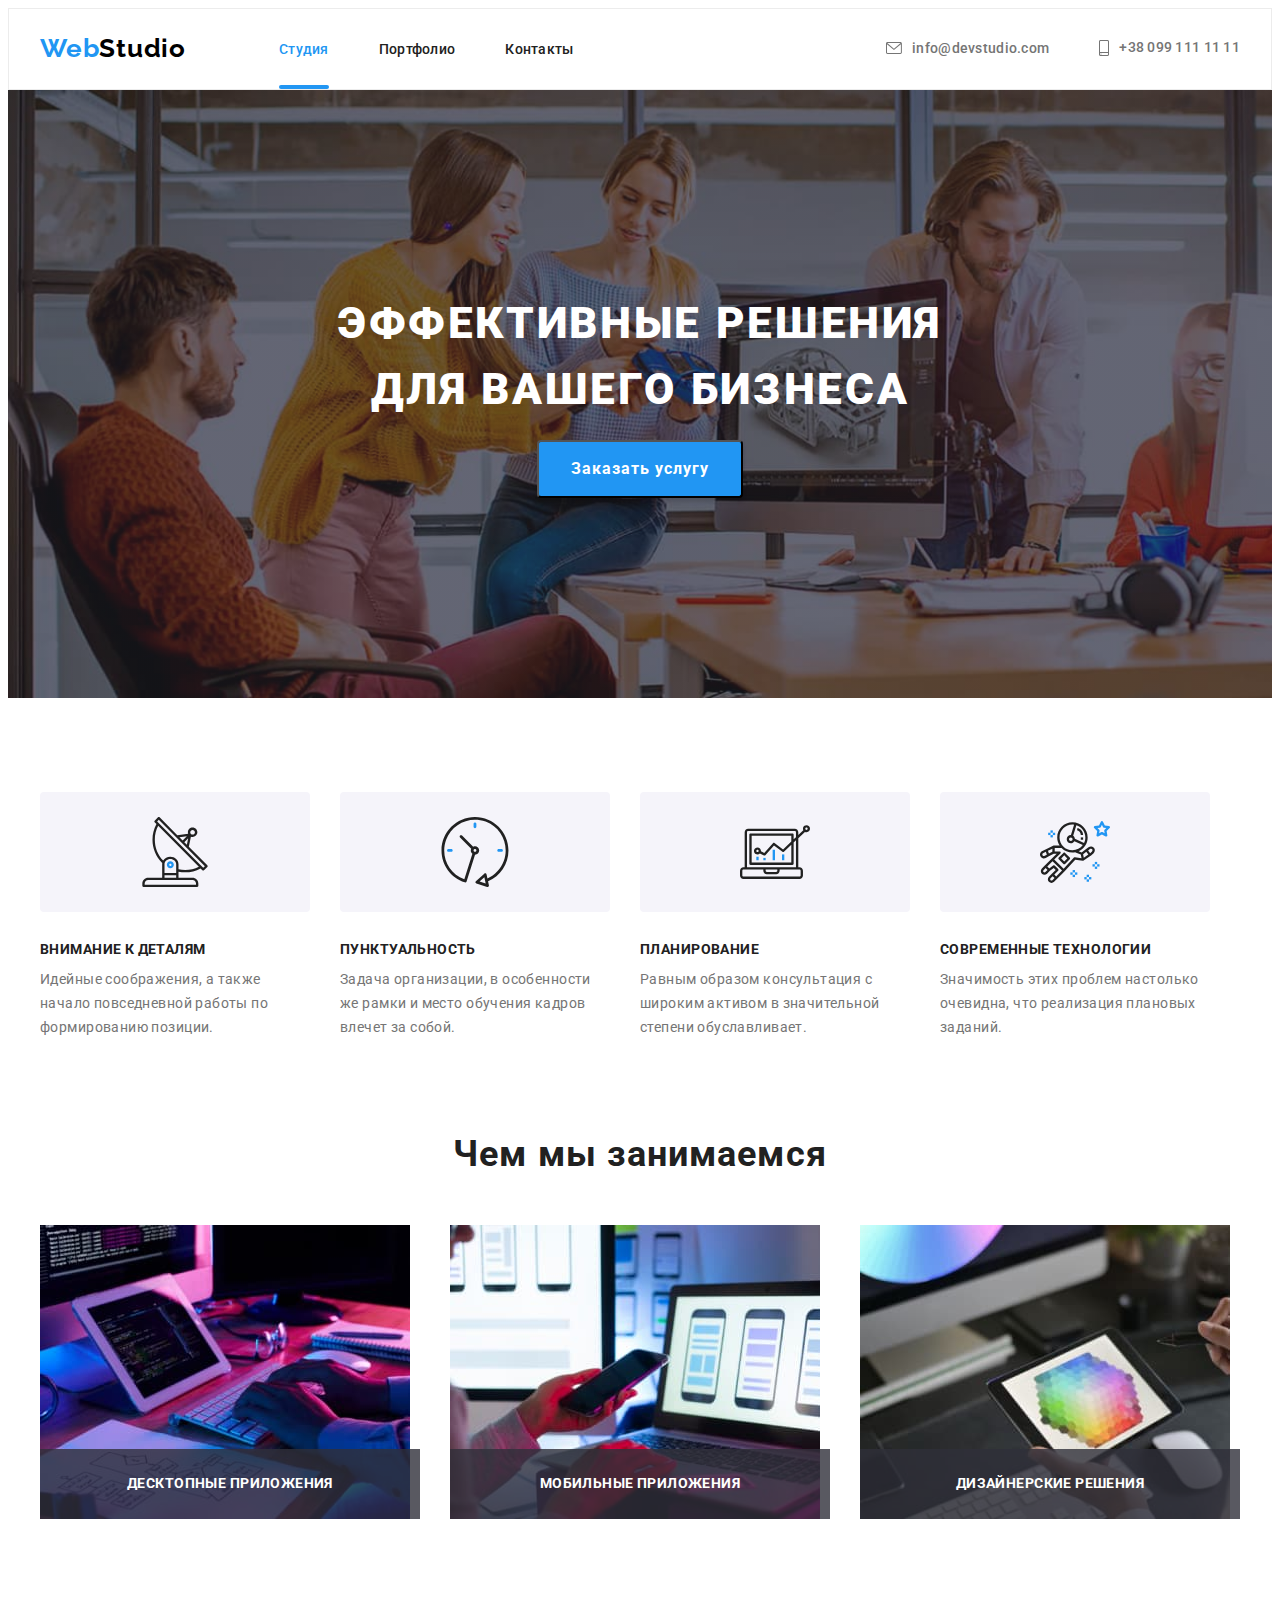
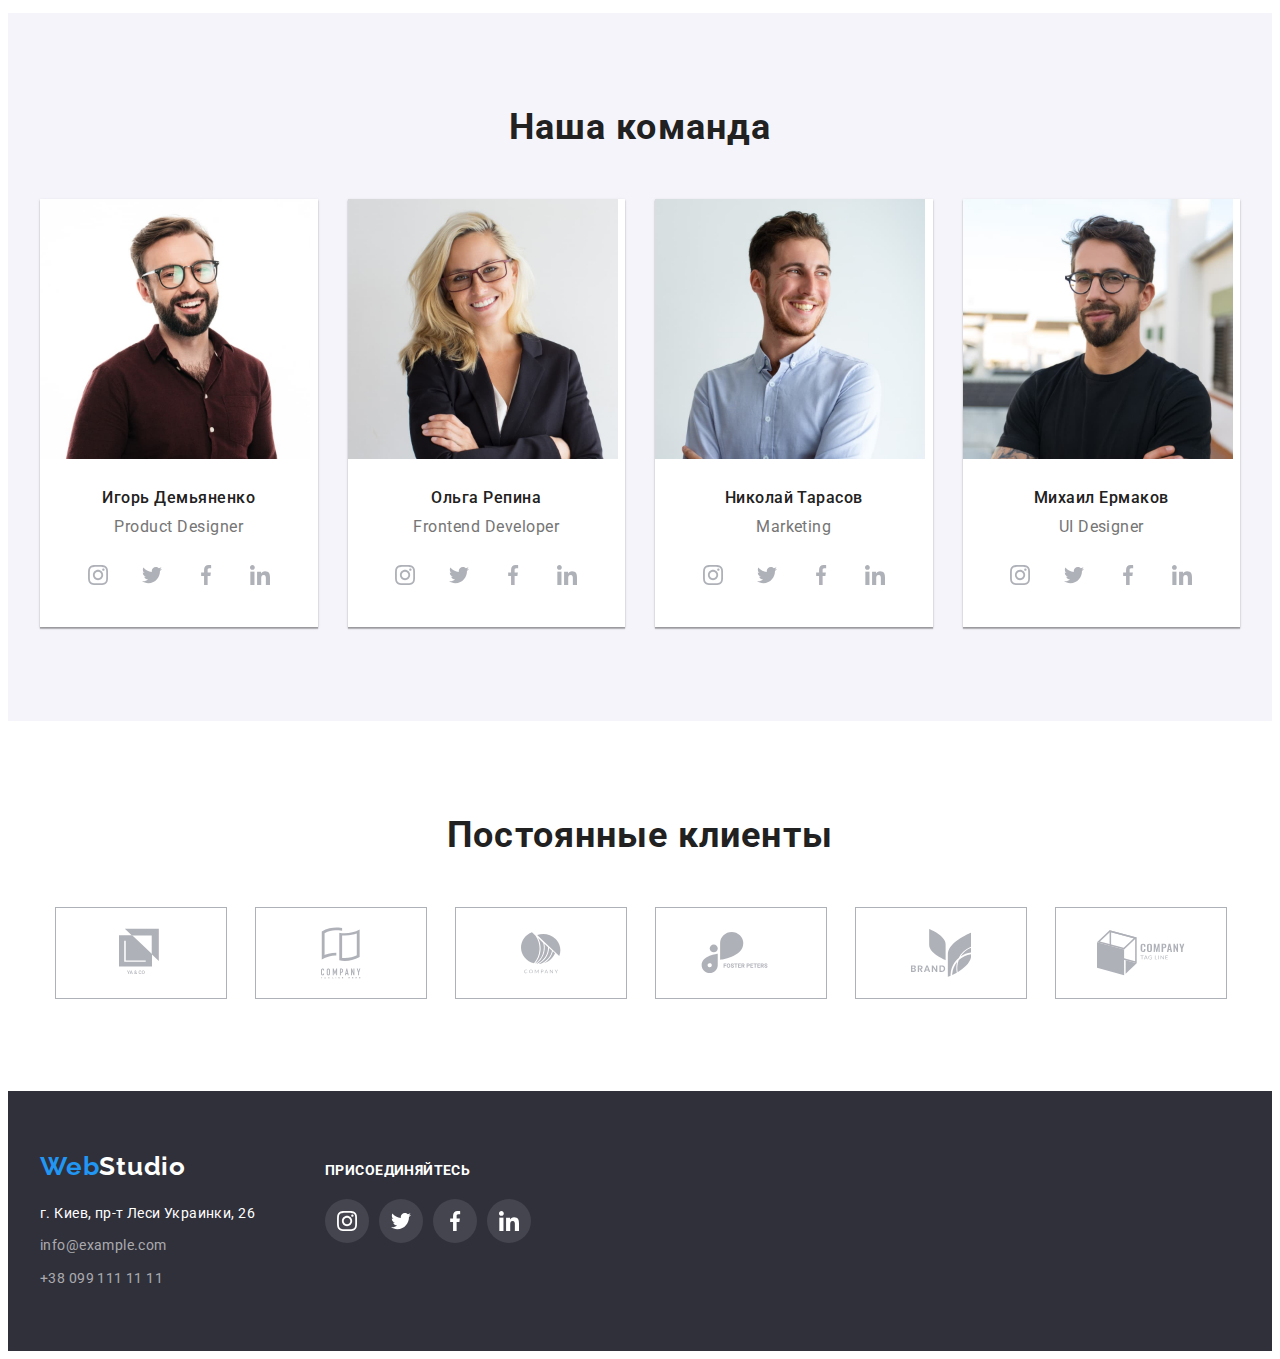
<file: index.html>
<!DOCTYPE html>
<html lang="ru">

<head>
    <meta charset="UTF-8">
    <meta http-equiv="X-UA-Compatible" content="IE=edge">
    <meta name="viewport" content="width=device-width, initial-scale=1.0">
    <title>Эффективные решения для Вашего бизнеса</title>
    <link rel="preconnect" href="https://fonts.gstatic.com">
    <link 
        href="https://fonts.googleapis.com/css2?family=Raleway:wght@700&family=Roboto:wght@400;500;700;900&display=swap"
        rel="stylesheet">
    <link rel="stylesheet" href="https://cdnjs.cloudflare.com/ajax/libs/modern-normalize/1.0.0/modern-normalize.min.css"
        integrity="sha512-ISS7cAi1PEhQ8jnbJpJZMd29NlhNj4AWYyLOSp2CE/CsHxTCu+r+t0D2yoJudVrd0/8fTVPUVDzY5Tvli75u/g=="
        crossorigin="anonymous" />
    <link rel="stylesheet" href="https://cdnjs.cloudflare.com/ajax/libs/animate.css/4.1.1/animate.min.css" />
    <link rel="stylesheet" href="./css/styles.css">

</head>

<body class="body">
    <header class="header">
        <div class="container">
            <nav class="navigation">
                <a class="logo-header logo-link link animate__heartBeat" href="./index.html"> Web<span class="logo-link-black">Studio</span></a>
                <ul class="navigation-list list">
                    <li class="navigation-item">
                        <a class="navigation-link link index" href="./index.html">Студия</a>
                    </li>
                    <li class="navigation-item">
                        <a class="navigation-link link" href="./portfolio.html">Портфолио</a>
                    </li>
                    <li class="navigation-item">
                        <a class="navigation-link link" href="">Контакты</a>
                    </li>
                </ul>
            </nav>
            <ul class="list contact-list">
                <li class="contact-item">
                    <a class="contact-link link" href="mailto:info@devstudio.com">
                        <svg class="contact-item-link-icon" width="16" height="12"> 
                            <use href="./images/sprites.svg#icon-mail"></use>
                        </svg>info@devstudio.com</a>
                </li>
                <li class="contact-item">
                    <a class="contact-link link" href="tel:+380991111111">
                        <svg class="contact-item-link-icon" width="10" height="16">
                            <use href="./images/sprites.svg#icon-smartphone"></use>
                        </svg>+38 099 111 11 11</a>
                </li>
            </ul>
        </div>        
    </header>
    <main class="main">
        <!--HERO-->
        <section class="hero">
            <div class="container">
                <h1 class="main-title" >Эффективные решения для вашего бизнеса</h1>
                <button class="modal-btn" type="button" data-modal-open>Заказать услугу</button>
            </div>
        </section>
        <!--ABOUT-->
        <section class="about">
            <div class="container">
                <ul class="list">
                    <li class="about-item">
                        <div class="about-item-list-icon" >
                            <svg width="70px" height="70px">
                                <use href="./images/sprites.svg#icon-antenna"></use>
                            </svg>
                        </div>
                        <h3 class="list-about">Внимание к деталям</h3>
                        <p class="list-about-item">Идейные соображения, а также начало повседневной работы по формированию позиции.</p>
                    </li>
                    <li class="about-item">
                        <div class="about-item-list-icon" >
                            <svg width="70px" height="70px">
                                <use href="./images/sprites.svg#icon-clock"></use>
                            </svg>
                        </div>
                        <h3 class="list-about">Пунктуальность</h3>
                        <p class="list-about-item">Задача организации, в особенности же рамки и место обучения кадров влечет за собой.</p>
                    </li>
                    <li class="about-item">
                        <div class="about-item-list-icon" >
                            <svg width="70px" height="70px">
                                <use href="./images/sprites.svg#icon-diagram"></use>
                            </svg>
                        </div>
                        <h3 class="list-about">Планирование</h3>
                        <p class="list-about-item">Равным образом консультация с широким активом в значительной степени обуславливает.</p>
                    </li>
                    <li class="about-item">
                        <div class="about-item-list-icon" >
                            <svg width="70px" height="70px">
                                <use href="./images/sprites.svg#icon-astronaut"></use>
                            </svg>
                        </div>
                        <h3 class="list-about">Современные технологии</h3>
                        <p class="list-about-item">Значимость этих проблем настолько очевидна, что реализация плановых заданий.</p>
                    </li>
                </ul>
            </div>
        </section>
        <!--OUR-WORK-->
        <section class="our-work-section">
            <div class="container">
                <h2 class="title-our-work suptitle">Чем мы занимаемся</h2>
                <ul class="list our-work-section-list">
                    <li class="our-work-list">
                        <img class="img-our-work" src="./images/our-work/our-work-img-1.jpg" alt="пишем код" width="370" height="294">
                        <p class="our-work-overlay">Десктопные приложения</p>
                    </li>
                    <li class="our-work-list">
                        <img class="img-our-work" src="./images/our-work/our-work-img-2.jpg" alt="исправляяем ошибки в различного рода приложениях"
                            width="370" height="294">
                        <p class="our-work-overlay">Мобильные приложения</p>
                    </li>
                    <li class="our-work-list">
                        <img class="img-our-work" src="./images/our-work/our-work-img-3.jpg" alt="создаем приложения для работы/развлечений" 
                        width="370" height="294">
                        <p class="our-work-overlay">Дизайнерские решения</p>
                    </li>
                </ul>
            </div>
        </section>
        <!--TEAM-->
        <section class="team-section">
            <div class="container">
                <h2 class="title-list-team suptitle">Наша команда</h2>
                <ul class="list section-team-list">
                    <li class="team-list">
                        <img class="img-team" src="./images/team/igor-img-1.jpg" alt="корткостриженный улыбающийся мужчина в очках" width="270"
                            height="260">
                        <div class="list-team-wrapper">
                            <h3 class="list-team-name">Игорь Демьяненко</h3>
                            <p class="list-team-position" lang="en">Product Designer</p>
                            <ul class="social-list list">
                                <li class="social-list-item">
                                    <a href="" class="social-list-link">
                                        <svg class="social-list-icon" width="20px" height="20px">
                                            <use href="./images/sprites.svg#icon-instagram"></use>
                                        </svg>
                                    </a>
                                </li>
                                <li class="social-list-item">
                                    <a href="" class="social-list-link">
                                        <svg class="social-list-icon" width="20px" height="20px">
                                            <use href="./images/sprites.svg#icon-twitter"></use>
                                        </svg>
                                    </a>
                                </li>
                                <li class="social-list-item">
                                    <a href="" class="social-list-link">
                                        <svg class="social-list-icon" width="20px" height="20px">
                                            <use href="./images/sprites.svg#icon-facebook"></use>
                                        </svg>
                                    </a>
                                </li>
                                <li class="social-list-item">
                                    <a href="" class="social-list-link">
                                        <svg class="social-list-icon" width="20px" height="20px">
                                            <use href="./images/sprites.svg#icon-linkedin"></use>
                                        </svg>
                                    </a>
                                </li>
                            </ul>
                        </div>
                    </li>
                    <li class="team-list">
                        <img class="img-team" src="./images/team/olga-img-2.jpg" alt="улыбающаяся длинноволосая блондинка" width="270" height="260">
                        <div class="list-team-wrapper">
                            <h3 class="list-team-name">Ольга Репина</h3>
                            <p class="list-team-position" lang="en">Frontend Developer</p>
                             <ul class="social-list list">
                                <li class="social-list-item">
                                    <a href="" class="social-list-link">
                                        <svg class="social-list-icon" width="20px" height="20px">
                                            <use href="./images/sprites.svg#icon-instagram"></use>
                                        </svg>
                                    </a>
                                </li>
                                <li class="social-list-item">
                                    <a href="" class="social-list-link">
                                        <svg class="social-list-icon" width="20px" height="20px">
                                            <use href="./images/sprites.svg#icon-twitter"></use>
                                        </svg>
                                    </a>
                                </li>
                                <li class="social-list-item">
                                    <a href="" class="social-list-link">
                                        <svg class="social-list-icon" width="20px" height="20px">
                                            <use href="./images/sprites.svg#icon-facebook"></use>
                                        </svg>
                                    </a>
                                </li>
                                <li class="social-list-item">
                                    <a href="" class="social-list-link">
                                        <svg class="social-list-icon" width="20px" height="20px">
                                            <use href="./images/sprites.svg#icon-linkedin"></use>
                                        </svg>
                                    </a>
                                </li>
                            </ul>
                        </div>
                    </li>
                    <li class="team-list">
                        <img class="img-team" src="./images/team/kolya-img-3.jpg" alt="короткостриженный улыбающийся мужчина" width="270" height="260">
                        <div class="list-team-wrapper">
                            <h3 class="list-team-name">Николай Тарасов</h3>
                            <p class="list-team-position" lang="en">Marketing</p>
                             <ul class="social-list list">
                                <li class="social-list-item">
                                    <a href="" class="social-list-link">
                                        <svg class="social-list-icon" width="20px" height="20px">
                                            <use href="./images/sprites.svg#icon-instagram"></use>
                                        </svg>
                                    </a>
                                </li>
                                <li class="social-list-item">
                                    <a href="" class="social-list-link">
                                        <svg class="social-list-icon" width="20px" height="20px">
                                            <use href="./images/sprites.svg#icon-twitter"></use>
                                        </svg>
                                    </a>
                                </li>
                                <li class="social-list-item">
                                    <a href="" class="social-list-link">
                                        <svg class="social-list-icon" width="20px" height="20px">
                                            <use href="./images/sprites.svg#icon-facebook"></use>
                                        </svg>
                                    </a>
                                </li>
                                <li class="social-list-item">
                                    <a href="" class="social-list-link">
                                        <svg class="social-list-icon" width="20px" height="20px">
                                            <use href="./images/sprites.svg#icon-linkedin"></use>
                                        </svg>
                                    </a>
                                </li>
                            </ul>
                        </div>
                    </li>
                    <li class="team-list">
                        <img class="img-team" src="./images/team/misha-img-4.jpg" alt="короткостриженный улыбающийся мужчина" width="270" height="260">
                        <div class="list-team-wrapper">
                            <h3 class="list-team-name">Михаил Ермаков</h3>
                            <p class="list-team-position" lang="en">UI Designer</p>
                             <ul class="social-list list">
                                <li class="social-list-item">
                                    <a href="" class="social-list-link">
                                        <svg class="social-list-icon" width="20px" height="20px">
                                            <use href="./images/sprites.svg#icon-instagram"></use>
                                        </svg>
                                    </a>
                                </li>
                                <li class="social-list-item">
                                    <a href="" class="social-list-link">
                                        <svg class="social-list-icon" width="20px" height="20px">
                                            <use href="./images/sprites.svg#icon-twitter"></use>
                                        </svg>
                                    </a>
                                </li>
                                <li class="social-list-item">
                                    <a href="" class="social-list-link">
                                        <svg class="social-list-icon" width="20px" height="20px">
                                            <use href="./images/sprites.svg#icon-facebook"></use>
                                        </svg>
                                    </a>
                                </li>
                                <li class="social-list-item">
                                    <a href="" class="social-list-link">
                                        <svg class="social-list-icon" width="20px" height="20px">
                                            <use href="./images/sprites.svg#icon-linkedin"></use>
                                        </svg>
                                    </a>
                                </li>
                            </ul>
                        </div>
                    </li>
                </ul>
            </div>
        </section>
        <!--CLIENTS-->
        <section class="client-section">
            <div class="container">
                <h2 class="client-title suptitle">Постоянные клиенты</h2>
                <ul class="client-list list">
                    <li class="client-list-item">
                        <a href="" class="client-list-link">
                            <svg class="client-list-icon" width="44" height="50">
                                <use href="./images/sprites.svg#icon-company-1"></use>
                            </svg>
                        </a>
                    </li>
                    <li class="client-list-item">
                        <a href="" class="client-list-link">
                            <svg class="client-list-icon" width="40" height="52">
                                <use href="./images/sprites.svg#icon-company-2"></use>
                            </svg>
                        </a>
                    </li>
                    <li class="client-list-item">
                        <a href="" class="client-list-link">
                            <svg class="client-list-icon" width="40" height="42">
                                <use href="./images/sprites.svg#icon-company-3"></use>
                            </svg>
                        </a>
                    </li>
                    <li class="client-list-item">
                        <a href="" class="client-list-link">
                            <svg class="client-list-icon" width="82" height="42">
                                <use href="./images/sprites.svg#icon-company-4"></use>
                            </svg>
                        </a>
                    </li>
                    <li class="client-list-item">
                        <a href="" class="client-list-link">
                            <svg class="client-list-icon" width="60" height="48">
                                <use href="./images/sprites.svg#icon-company-5"></use>
                            </svg>
                        </a>
                    </li>
                    <li class="client-list-item">
                        <a href="" class="client-list-link">
                            <svg class="client-list-icon" width="88" height="46">
                                <use href="./images/sprites.svg#icon-company-6"></use>
                            </svg>
                        </a>
                    </li>
                </ul>
            </div>
        </section>
    </main>
    <footer class="footer">
        <div class="container">
            <div class="section-footer-logo-adress">
                <a class="logo-footer logo-link link" href="./index.html"> Web<span class="logo-link-white">Studio</span></a>
                <address class="address">
                    <ul class="list footer-list">
                        <li class="footer-address-list">
                            <a class="footer-address link" href="https://goo.gl/maps/CNWoaTKzeVFjFcxj6" target="_blank" rel="noopener noreferrer">г. Киев, пр-т Леси Украинки, 26</a>
                        </li>
                        <li class="footer-address-list">
                            <a class="footer-mail-tel link" href="mailto:info@example.com">info@example.com</a>
                        </li>
                        <li class="footer-address-list">
                            <a class="footer-mail-tel link" href="tel:+380991111111">+38 099 111 11 11</a>
                        </li>
                    </ul>
                </address>
            </div>
            <div class="section-footer-social-list">
                <p class="footer-link-title">Присоединяйтесь</p>
                <ul class="footer-social-list list">
                    <li class="footer-social-list-item">
                        <a href="" class="footer-social-list-link">
                            <svg class="footer-social-list-icon" width="20x" height="20px">
                                <use href="./images/sprites.svg#icon-instagram"></use>
                            </svg>
                        </a>
                    </li>
                    <li class="footer-social-list-item">
                        <a href="" class="footer-social-list-link">
                            <svg class="footer-social-list-icon" width="20x" height="20px">
                                <use href="./images/sprites.svg#icon-twitter"></use>
                            </svg>
                        </a>
                    </li>
                    <li class="footer-social-list-item">
                        <a href="" class="footer-social-list-link">
                            <svg class="footer-social-list-icon" width="20x" height="20px">
                                <use href="./images/sprites.svg#icon-facebook"></use>
                            </svg>
                        </a>
                    </li>
                    <li class="footer-social-list-item">
                        <a href="" class="footer-social-list-link">
                            <svg class="footer-social-list-icon" width="20x" height="20px">
                                <use href="./images/sprites.svg#icon-linkedin"></use>
                            </svg>
                        </a>
                    </li>
                </ul>
            </div>
        </div>
    </footer>  
    
    <div class="backdrop is-hidden" data-modal>
        <div class="modal">
            <button type="button" class="modal-close-btn" data-modal-close>
                <svg class="modal-close-icon" width="18px" height="18px">
                    <use href="./images/sprites.svg#icon-btn-close"></use>
                </svg>
            </button>
        </div>
    </div>

    <script src="./js/modal.js"></script>
</body>

</html>
</file>
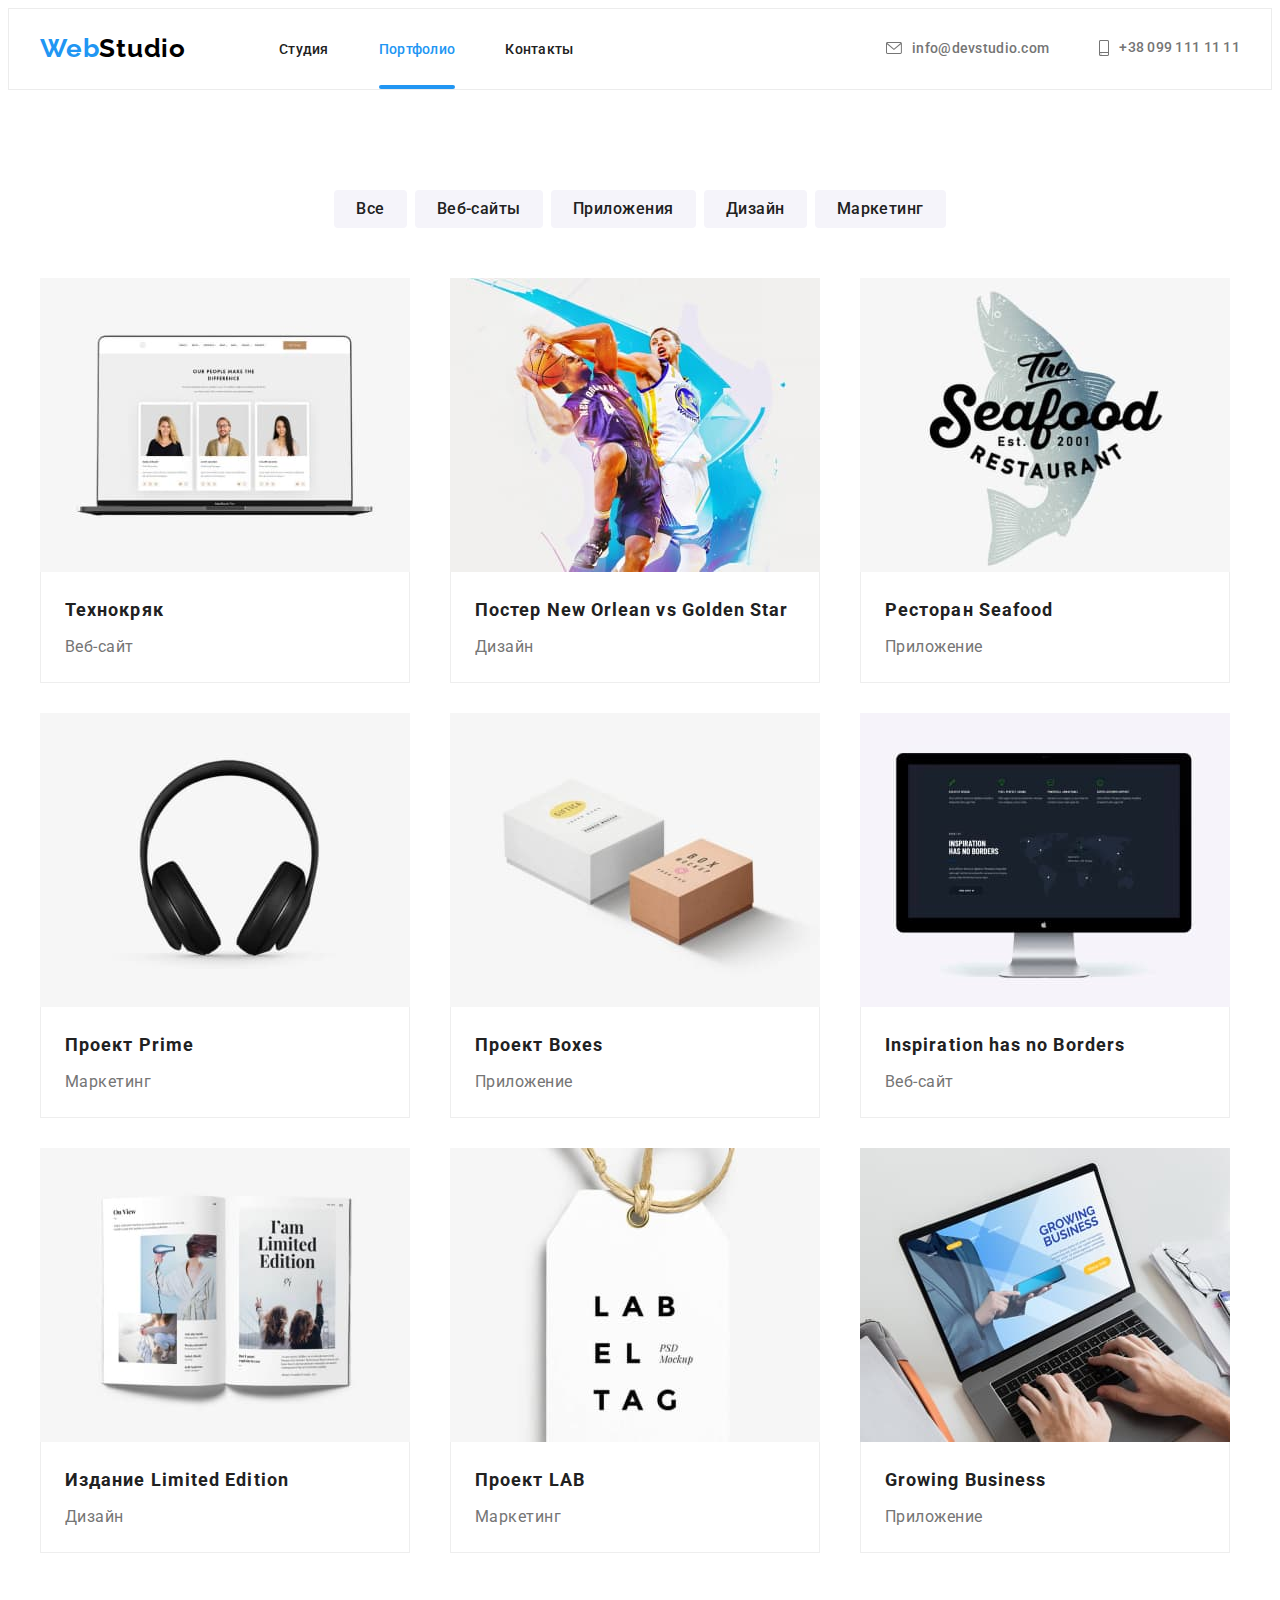
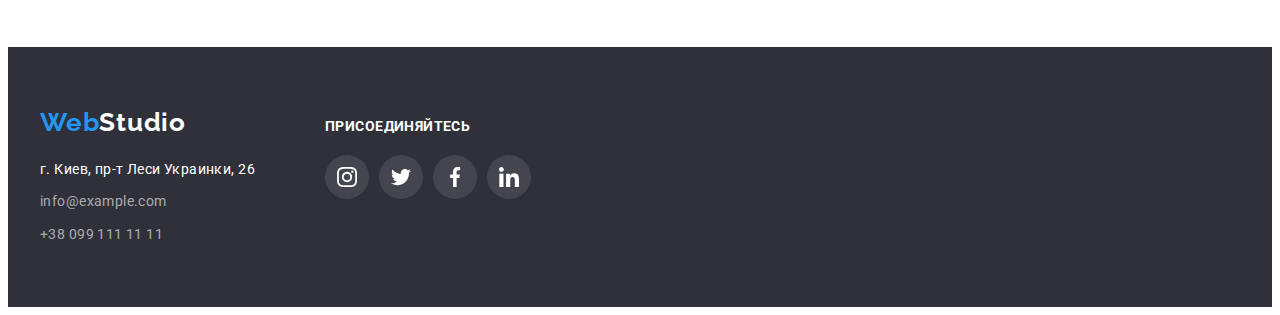
<file: portfolio.html>
<!DOCTYPE html>
<html lang="ru">

<head>
    <meta charset="UTF-8">
    <meta http-equiv="X-UA-Compatible" content="IE=edge">
    <meta name="viewport" content="width=device-width, initial-scale=1.0">
    <title>Портфолио</title>
    <link rel="preconnect" href="https://fonts.gstatic.com">
    <link 
        href="https://fonts.googleapis.com/css2?family=Raleway:wght@700&family=Roboto:wght@400;500;700;900&display=swap"
        rel="stylesheet">
    <link rel="stylesheet" href="https://cdnjs.cloudflare.com/ajax/libs/modern-normalize/1.0.0/modern-normalize.min.css"
        integrity="sha512-ISS7cAi1PEhQ8jnbJpJZMd29NlhNj4AWYyLOSp2CE/CsHxTCu+r+t0D2yoJudVrd0/8fTVPUVDzY5Tvli75u/g=="
        crossorigin="anonymous" />
        <link rel="stylesheet" href="https://cdnjs.cloudflare.com/ajax/libs/animate.css/4.1.1/animate.min.css" />
        <link rel="stylesheet" href="./css/styles.css">

</head>

<body class="body">
    <header class="header">
        <div class="container">
            <nav class="navigation">
                <a class="logo-header logo-link link animate__heartBeat" href="./index.html"> Web<span
                        class="logo-link-black">Studio</span></a>
                <ul class="navigation-list list">
                    <li class="navigation-item">
                        <a class="navigation-link link" href="./index.html">Студия</a>
                    </li>
                    <li class="navigation-item">
                        <a class="navigation-link link portfolio" href="./portfolio.html">Портфолио</a>
                    </li>
                    <li class="navigation-item">
                        <a class="navigation-link link" href="">Контакты</a>
                    </li>
                </ul>
            </nav>
            <ul class="list contact-list">
                <li class="contact-item">
                    <a class="contact-link link" href="mailto:info@devstudio.com">
                        <svg class="contact-item-link-icon" width="16" height="12">
                            <use href="./images/sprites.svg#icon-mail"></use>
                        </svg>info@devstudio.com</a>
                </li>
                <li class="contact-item">
                    <a class="contact-link link" href="tel:+380991111111">
                        <svg class="contact-item-link-icon" width="10" height="16">
                            <use href="./images/sprites.svg#icon-smartphone"></use>
                        </svg>+38 099 111 11 11</a>
                </li>
            </ul>
        </div>
    </header>
    
    <main class="portfolio-main">
        <h1 class="visually-hidden">Portfolio</h1>
         <section class="portfolio-section">
             <div class="container">
                <ul class="list portfolio-btn-container">
                    <li class="portfolio-btn-list">
                        <button class="portfolio-btn link" type="button">Все</button>
                    </li>
                    <li class="portfolio-btn-list">
                        <button class="portfolio-btn link" type="button">Веб-сайты</button>
                    </li>
                    <li class="portfolio-btn-list">
                        <button class="portfolio-btn link" type="button">Приложения</button>
                    </li>
                    <li class="portfolio-btn-list">
                        <button class="portfolio-btn link" type="button">Дизайн</button>
                    </li>
                    <li class="portfolio-btn-list">
                        <button class="portfolio-btn link" type="button">Маркетинг</button>
                    </li>
                </ul>
            
                <ul class="portfolio-our-project-container">
                    <li class="list portfolio-our-project-list">
                        <a class="link portfolio-our-project-link" href="">
                            <div class="portfolio-our-project-overlay">
                                <img class="img-portfolio" src="./images/portfolio/our-projects-1.jpg"
                                    alt="монитор ноутбука, на котором три фотокарточки людей с пояснениями" width="370" height="294">
                                <p class="overlay">Технокряк это современная площадка распространения коронавируса. Компании
                                используют эту платформу для цифрового шпионажа и атак на защищённые сервера.
                                </p>
                            </div>
                            <div class="portfolio-our-project-wrapper">
                                <h2 class="portfolio-our-project-title">Технокряк</h2>
                                <p class="portfolio-our-projects">Веб-сайт</p>
                            </div>
                        </a>
                        </li>
                    <li class="list portfolio-our-project-list">
                        <a class="link portfolio-our-project-link" href="">
                            <div class="portfolio-our-project-overlay">
                                <img class="img-portfolio" src="./images/portfolio/our-projects-2.jpg" alt="два баскетболиста в синей и белой форме борются за мяч в прыжке" width="370" height="294">
                                <p class="overlay">Lorem ipsum, dolor sit amet consectetur adipisicing elit. 
                                Quaerat eius, provident nisi accusantium aliquid fugiat enim voluptas molestias 
                                perspiciatis fuga voluptatibus voluptatum optio modi, odio est reiciendis et magnam
                                </p>
                            </div>
                            <div class="portfolio-our-project-wrapper">
                                <h2 class="portfolio-our-project-title">Постер <span lang="en">New Orlean vs Golden Star</span></h2>
                                <p class="portfolio-our-projects">Дизайн</p>
                            </div>
                        </a>
                    </li>
                    <li class="list portfolio-our-project-list">
                        <a class="link portfolio-our-project-link" href="">
                            <div class="portfolio-our-project-overlay">
                                <img class="img-portfolio" src="./images/portfolio/our-projects-3.jpg" alt="логотип ресторана Сиафуд " width="370" height="294">
                                <p class="overlay">Lorem ipsum, dolor sit amet consectetur adipisicing elit. 
                                Quaerat eius, provident nisi accusantium aliquid fugiat enim voluptas molestias 
                                perspiciatis fuga voluptatibus voluptatum optio modi, odio est reiciendis et magnam
                                </p>
                            </div>
                            <div class="portfolio-our-project-wrapper">
                                <h2 class="portfolio-our-project-title">Ресторан <span lang="en">Seafood</span></h2>
                                <p class="portfolio-our-projects">Приложение</p>
                            </div>
                        </a>
                    </li>
                    <li class="list portfolio-our-project-list">
                        <a class="link portfolio-our-project-link" href="">
                            <div class="portfolio-our-project-overlay">
                                <img class="img-portfolio" src="./images/portfolio/our-projects-4.jpg" alt="черные наушники на белом фоне" width="370" height="294">
                                <p class="overlay">Lorem ipsum, dolor sit amet consectetur adipisicing elit. 
                                Quaerat eius, provident nisi accusantium aliquid fugiat enim voluptas molestias 
                                perspiciatis fuga voluptatibus voluptatum optio modi, odio est reiciendis et magnam
                                </p>
                            </div>
                            <div class="portfolio-our-project-wrapper">
                                <h2 class="portfolio-our-project-title">Проект <span lang="en">Prime</span></h2>
                                <p class="portfolio-our-projects">Маркетинг</p>
                            </div>
                        </a>
                    </li>
                    <li class="list portfolio-our-project-list">
                        <a class="link portfolio-our-project-link" href="">
                            <div class="portfolio-our-project-overlay">
                                <img class="img-portfolio" src="./images/portfolio/our-projects-5.jpg" alt="две коробочки белого и коричневого цвета" width="370" height="294">
                                <p class="overlay">Lorem ipsum, dolor sit amet consectetur adipisicing elit. 
                                Quaerat eius, provident nisi accusantium aliquid fugiat enim voluptas molestias 
                                perspiciatis fuga voluptatibus voluptatum optio modi, odio est reiciendis et magnam
                                </p>
                            </div>
                            <div class="portfolio-our-project-wrapper">
                                <h2 class="portfolio-our-project-title">Проект <span lang="en">Boxes</span></h2>
                                <p class="portfolio-our-projects">Приложение</p>
                            </div>
                        </a>
                    </li>
                    <li class="list portfolio-our-project-list">
                        <a class="link portfolio-our-project-link" href="">
                            <div class="portfolio-our-project-overlay">
                                <img class="img-portfolio" src="./images/portfolio/our-projects-6.jpg" alt="монитор эппл с открытым веб-сайтом " width="370" height="294">
                                <p class="overlay">Lorem ipsum, dolor sit amet consectetur adipisicing elit. 
                                Quaerat eius, provident nisi accusantium aliquid fugiat enim voluptas molestias 
                                perspiciatis fuga voluptatibus voluptatum optio modi, odio est reiciendis et magnam
                                </p>
                            </div>
                            <div class="portfolio-our-project-wrapper">
                                <h2 class="portfolio-our-project-title">Inspiration has no Borders</h2>
                                <p class="portfolio-our-projects">Веб-сайт</p>
                            </div>
                        </a>
                    </li>
                    <li class="list portfolio-our-project-list">
                        <a class="link portfolio-our-project-link" href="">
                            <div class="portfolio-our-project-overlay">
                                <img class="img-portfolio" src="./images/portfolio/our-projects-7.jpg" alt="книга в раскрытом виде с надписью на английском языке - я лимитировання серия" width="370" height="294">
                                <p class="overlay">Lorem ipsum, dolor sit amet consectetur adipisicing elit. 
                                Quaerat eius, provident nisi accusantium aliquid fugiat enim voluptas molestias 
                                perspiciatis fuga voluptatibus voluptatum optio modi, odio est reiciendis et magnam
                                </p>
                            </div>
                            <div class="portfolio-our-project-wrapper">
                                <h2 class="portfolio-our-project-title">Издание <span lang="en">Limited Edition</span></h2>
                                <p class="portfolio-our-projects">Дизайн</p>
                            </div>
                        </a>
                    </li>
                    <li class="list portfolio-our-project-list">
                        <a class="link portfolio-our-project-link" href="">
                            <div class="portfolio-our-project-overlay">
                                <img class="img-portfolio" src="./images/portfolio/our-projects-8.jpg" alt="подвесочка белого цвета" width="370" height="294">
                                <p class="overlay">Lorem ipsum, dolor sit amet consectetur adipisicing elit. 
                                Quaerat eius, provident nisi accusantium aliquid fugiat enim voluptas molestias 
                                perspiciatis fuga voluptatibus voluptatum optio modi, odio est reiciendis et magnam
                                </p>
                            </div>
                            <div class="portfolio-our-project-wrapper">
                                <h2 class="portfolio-our-project-title">Проект <span lang="en">LAB</span></h2>
                                <p class="portfolio-our-projects">Маркетинг</p>
                            </div>
                        </a>
                    </li>
                    <li class="list portfolio-our-project-list">
                        <a class="link portfolio-our-project-link" href="">
                            <div class="portfolio-our-project-overlay">
                                <img class="img-portfolio" src="./images/portfolio/our-projects-9.jpg" alt="фото сверху как мужчина работает за ноутбуком" width="370" height="294">
                                <p class="overlay">Lorem ipsum, dolor sit amet consectetur adipisicing elit. 
                                Quaerat eius, provident nisi accusantium aliquid fugiat enim voluptas molestias 
                                perspiciatis fuga voluptatibus voluptatum optio modi, odio est reiciendis et magnam
                                </p>
                            </div>
                            <div class="portfolio-our-project-wrapper">
                                <h2 class="portfolio-our-project-title">Growing Business</h2>
                                <p class="portfolio-our-projects">Приложение</p>
                            </div>
                        </a>
                    </li>
                </ul>
            </div>
        </section>
    </main>
    
    <footer class="footer">
        <div class="container">
            <div class="section-footer-logo-adress">
                <a class="logo-footer logo-link link" href="./index.html"> Web<span
                        class="logo-link-white">Studio</span></a>
                <address class="address">
                    <ul class="list footer-list">
                        <li class="footer-address-list">
                            <a class="footer-address link" href="https://goo.gl/maps/CNWoaTKzeVFjFcxj6" target="_blank"
                                rel="noopener noreferrer">г. Киев, пр-т Леси Украинки, 26</a>
                        </li>
                        <li class="footer-address-list">
                            <a class="footer-mail-tel link" href="mailto:info@example.com">info@example.com</a>
                        </li>
                        <li class="footer-address-list">
                            <a class="footer-mail-tel link" href="tel:+380991111111">+38 099 111 11 11</a>
                        </li>
                    </ul>
                </address>
            </div>
            <div class="section-footer-social-list">
                <p class="footer-link-title">Присоединяйтесь</p>
                <ul class="footer-social-list list">
                    <li class="footer-social-list-item">
                        <a href="" class="footer-social-list-link">
                            <svg class="footer-social-list-icon" width="20x" height="20px">
                                <use href="./images/sprites.svg#icon-instagram"></use>
                            </svg>
                        </a>
                    </li>
                    <li class="footer-social-list-item">
                        <a href="" class="footer-social-list-link">
                            <svg class="footer-social-list-icon" width="20x" height="20px">
                                <use href="./images/sprites.svg#icon-twitter"></use>
                            </svg>
                        </a>
                    </li>
                    <li class="footer-social-list-item">
                        <a href="" class="footer-social-list-link">
                            <svg class="footer-social-list-icon" width="20x" height="20px">
                                <use href="./images/sprites.svg#icon-facebook"></use>
                            </svg>
                        </a>
                    </li>
                    <li class="footer-social-list-item">
                        <a href="" class="footer-social-list-link">
                            <svg class="footer-social-list-icon" width="20x" height="20px">
                                <use href="./images/sprites.svg#icon-linkedin"></use>
                            </svg>
                        </a>
                    </li>
                </ul>
            </div>
        </div>
    </footer>
    
</body>
</html>
</file>
<file: css/styles.css>
/* =================HTML================= */

:root {
  --main-font: 'Roboto', sans-serif;
  --secondary-font: 'Raleway', sans-serif;
  --main-color: #212121;
  --accent-color: #2196f3;
  --secondary-color: #757575;
  --background-btn-color: #f5f4fa;
  --header-background-color: #ffffff;
  --footer-background-color: #2f303a;
  --logo-link-black-color: #000000;
  --footer-mail-tel: rgba(255, 255, 255, 0.6);
  --social-link-color: #afb1b8;
}

.link {
  text-decoration: none;
}

.list {
  list-style: none;
}

h1,
h2,
h3,
h4,
h5,
h6,
p,
ul,
ol {
  margin: 0px;
  padding: 0px;
}

.body {
  font-family: 'Roboto', sans-serif;
}

.container {
  width: 1200px;
  margin: 0 auto;
  padding-left: 15px;
  padding-right: 15px;
}

/* ============HEADER========== */

.header {
  background-color: var(--header-background-color);
  border: 1px solid #ececec;
}

.header .container {
  display: flex;
  align-items: center;
  padding-top: 24px;
  padding-bottom: 25px;
}

.navigation {
  display: flex;
  align-items: center;
}

.logo-link {
  font-family: var(--secondary-font);
  font-style: normal;
  font-weight: 700;
  font-size: 26px;
  line-height: 1.19;
  letter-spacing: 0.03em;
  color: var(--accent-color);
}

.logo-header {
  margin-right: 93px;
  animation-duration: 1000ms;
  animation-iteration-count: 2;
}

.logo-link-black {
  color: var(--logo-link-black-color);
}

.navigation-list {
  display: flex;
  align-items: center;
}

.navigation-item:not(:last-child) {
  margin-right: 50px;
}

.navigation-link {
  position: relative;
  font-weight: 500;
  font-size: 14px;
  line-height: 1.14;
  letter-spacing: 0.02em;
  color: var(--main-color);
  padding-top: 32px;
  padding-bottom: 32px;

  transition-property: color;
  transition-duration: 250ms;
  transition-timing-function: cubic-bezier(0.4, 0, 0.2, 1);
}

.navigation-link:hover,
.navigation-link:focus {
  color: var(--accent-color);
}

.navigation-link::after {
  content: '';
  display: block;
  width: 100%;
  height: 4px;
  background-color: var(--accent-color);
  border-radius: 4px;
  position: absolute;
  left: 0;
  bottom: 0;
  opacity: 0;

  transition-property: color, opacity;
  transition-duration: 250ms;
  transition-timing-function: cubic-bezier(0.4, 0, 0.2, 1);
}

.navigation-link:hover::after,
.navigation-link:focus::after {
  opacity: 1;
  background-color: var(--accent-color);
}

.contact-list {
  display: flex;
  align-items: center;
  justify-content: center;
  margin-left: auto;
  height: 30px;
}

.contact-item:not(:last-child) {
  margin-right: 50px;
}

.contact-link {
  display: flex;
  align-items: center;
  position: relative;
  font-weight: 500;
  font-size: 14px;
  line-height: 1.14;
  letter-spacing: 0.02em;
  color: var(--secondary-color);
  padding-top: 34px;
  padding-bottom: 34px;

  transition-property: color;
  transition-duration: 250ms;
  transition-timing-function: cubic-bezier(0.4, 0, 0.2, 1);
}

.contact-link:hover,
.contact-link:focus {
  color: var(--accent-color);
}

.contact-link::after {
  content: '';
  display: block;
  width: 100%;
  height: 4px;
  background: var(--accent-color);
  border-radius: 2px;
  position: absolute;
  left: 0;
  bottom: 0;
  opacity: 0;

  transition-property: background, opacity;
  transition-duration: 250ms;
  transition-timing-function: cubic-bezier(0.4, 0, 0.2, 1);
}

.contact-link:hover::after,
.contact-link:focus::after {
  display: block;
  background: var(--accent-color);
  opacity: 1;
}

.contact-item-link-icon {
  fill: var(--secondary-color);
  margin-right: 10px;

  transition-property: fill;
  transition-duration: 250ms;
  transition-timing-function: cubic-bezier(0.4, 0, 0.2, 1);
}

.contact-link:hover svg,
.contact-link:focus svg {
  fill: var(--accent-color);
}

/* ============MAIN-INDEX========== */

.index {
  color: var(--accent-color);
}

.index::after {
  content: '';
  display: block;
  width: 100%;
  height: 4px;
  background: var(--accent-color);
  border-radius: 2px;
  position: absolute;
  left: 0;
  bottom: 0;
  opacity: 1;
}

/* ============HERO========== */

.hero {
  text-align: center;
  margin: 0 auto;
  background-color: var(--footer-background-color);
  background-image: linear-gradient(
      rgba(47, 48, 58, 0.4),
      rgba(47, 48, 58, 0.4)
    ),
    url(../images/hero/bg.jpg);
  background-repeat: no-repeat;
  background-size: cover;
  padding-top: 0px;
  padding-bottom: 0px;
  max-width: 1600px;
}

.hero .container {
  padding-top: 200px;
  padding-bottom: 200px;
}

.main-title {
  margin: 0 auto;
  font-weight: 900;
  font-size: 44px;
  line-height: 1.5;
  letter-spacing: 0.06em;
  text-transform: uppercase;
  color: var(--header-background-color);
  width: 696px;
  height: 120px;
  margin-bottom: 30px;
}

.modal-btn {
  font-family: var(--main-font);
  display: inline-block;
  min-width: 200px;
  padding: 12px 32px;
  background: var(--accent-color);
  box-shadow: 0px 4px 4px rgba(0, 0, 0, 0.15);
  border-radius: 4px;
  font-weight: 700;
  font-size: 16px;
  line-height: 1.87;
  letter-spacing: 0.06em;
  cursor: pointer;
  color: var(--header-background-color);
  background-color: var(--accent-color);
}

/* ============ABOUT========== */

.about {
  padding-bottom: 47px;
  padding-top: 94px;
}

.about-item {
  width: 270px;
}

.about-item-list-icon {
  display: flex;
  align-items: center;
  justify-content: center;
  width: 270px;
  height: 120px;
  background: #f5f4fa;
  border-radius: 4px;
  margin-bottom: 30px;
}

.about-item:not(:last-child) {
  margin-right: 30px;
}

.list-about {
  font-weight: 700;
  font-size: 14px;
  line-height: 1.14;
  letter-spacing: 0.03em;
  text-transform: uppercase;
  color: var(--main-color);
  margin-bottom: 10px;
}

.list-about-item {
  font-weight: 400;
  font-size: 14px;
  line-height: 1.71;
  letter-spacing: 0.03em;
  color: var(--secondary-color);
  width: 270px;
}

.about .container .list {
  display: flex;
  align-items: center;
}

/* ============OUR-WORK========== */

.img-our-work {
  display: block;
}

.our-work-section {
  padding-top: 47px;
  padding-bottom: 94px;
}

.title-our-work {
  font-weight: 700;
  font-size: 36px;
  line-height: 1.16;
  text-align: center;
  letter-spacing: 0.03em;
  color: var(--main-color);
}

.suptitle {
  margin-bottom: 50px;
}

.our-work-section-list {
  display: flex;
  align-items: center;
  margin-right: -30px;
  margin-top: -30px;
}

.our-work-list {
  position: relative;
  flex-basis: calc(100% / 3 - 30px);
  margin-right: 30px;
  margin-top: 30px;
}

.our-work-overlay {
  font-family: var(--main-font);
  font-weight: 700;
  font-size: 14px;
  line-height: 1.14;
  text-align: center;
  letter-spacing: 0.03em;
  text-transform: uppercase;
  color: var(--header-background-color);
  background-color: rgba(47, 48, 58, 0.8);
  padding-top: 27px;
  padding-bottom: 27px;

  position: absolute;
  width: 100%;
  bottom: 0;
  left: 0;
}

/* ============TEAM========== */

.img-team {
  display: block;
}

.team-section {
  background-color: var(--background-btn-color);
  padding-top: 94px;
  padding-bottom: 94px;
}

.title-list-team {
  font-weight: 700;
  font-size: 36px;
  line-height: 1.16;
  text-align: center;
  letter-spacing: 0.03em;
  color: var(--main-color);
}

.list-team-name {
  font-weight: 500;
  font-size: 16px;
  line-height: 1.18;
  text-align: center;
  letter-spacing: 0.03em;
  color: var(--main-color);
  margin-bottom: 10px;
}

.section-team-list {
  display: flex;
  align-items: center;
  margin-top: -30px;
  margin-right: -30px;
}

.team-list {
  flex-basis: calc(100% / 4 - -30px);
  margin-top: 30px;
  margin-right: 30px;
  background-color: var(--header-background-color);
  box-shadow: 0px 1px 3px rgba(0, 0, 0, 0.12), 0px 1px 1px rgba(0, 0, 0, 0.14),
    0px 2px 1px rgba(0, 0, 0, 0.2);
}

.list-team-wrapper {
  padding: 30px 32px;
}

.list-team-position {
  font-weight: 400;
  font-size: 16px;
  line-height: 1.18;
  text-align: center;
  letter-spacing: 0.03em;
  color: var(--secondary-color);
  margin-bottom: 16px;
}

.social-list {
  display: flex;
  align-items: center;
  justify-content: center;
}

.social-list-item:not(:last-child) {
  margin-right: 10px;
}

.social-list-link {
  display: flex;
  align-items: center;
  justify-content: center;
  width: 44px;
  height: 44px;
  border-radius: 50%;
  fill: var(--social-link-color);

  transition-property: fill, background-color;
  transition-duration: 250ms;
  transition-timing-function: cubic-bezier(0.4, 0, 0.2, 1);
}

.social-list-link:hover,
.social-list-link:focus {
  fill: var(--header-background-color);
  background-color: var(--accent-color);
}

/* ==================CLIENTS=================== */

.client-section {
  padding-top: 94px;
  padding-bottom: 94px;
}

.client-list {
  display: flex;
  align-items: center;
  justify-content: center;
  margin: 0 auto;
}

.client-list-item {
  width: 170px;
  height: 90px;
}

.client-list-item:not(:last-child) {
  margin-right: 30px;
}

.client-list-link {
  display: flex;
  align-items: center;
  justify-content: center;
  cursor: pointer;
  width: 100%;
  height: 100%;
  fill: var(--social-link-color);
  border: solid 1px var(--social-link-color);

  transition-property: fill, border-color;
  transition-duration: 250ms;
  transition-timing-function: cubic-bezier(0.4, 0, 0.2, 1);
}

.client-list-link:hover,
.client-list-link:focus {
  fill: var(--accent-color);
  border-color: var(--accent-color);
}

.client-title {
  font-weight: 700;
  font-size: 36px;
  line-height: 1.16;
  text-align: center;
  letter-spacing: 0.03em;
  color: var(--main-color);
}

/* =================PORTFOLIO================= */

.portfolio {
  color: var(--accent-color);
}

.portfolio::after {
  content: '';
  display: block;
  width: 100%;
  height: 4px;
  background: var(--accent-color);
  border-radius: 2px;
  position: absolute;
  left: 0;
  bottom: 0;
  opacity: 1;
}

/* =================MAIN-PORTFOLIO================= */

.img-portfolio {
  display: block;
}

.visually-hidden {
  position: absolute !important;
  clip: rect(1px 1px 1px 1px); /* IE6, IE7 */
  clip: rect(1px, 1px, 1px, 1px);
  padding: 0 !important;
  border: 0 !important;
  height: 1px !important;
  width: 1px !important;
  overflow: hidden;
}

.portfolio-section {
  padding-top: 100px;
  padding-bottom: 94px;
  margin: 0 auto;
}

.portfolio-btn-container {
  display: flex;
  align-items: center;
  justify-content: center;
  margin-bottom: 50px;
}

.portfolio-btn {
  font-family: inherit;
  font-weight: 500;
  font-size: 16px;
  line-height: 1.62;
  text-align: center;
  letter-spacing: 0.03em;
  color: var(--main-color);
  cursor: pointer;
  background-color: var(--background-btn-color);
  border: none;
  padding: 6px 22px;
  border-radius: 4px;

  transition-property: color, background-color, box-shadow;
  transition-duration: 250ms;
  transition-timing-function: cubic-bezier(0.4, 0, 0.2, 1);
}

.portfolio-btn:hover,
.portfolio-btn:focus {
  color: var(--header-background-color);
  background-color: var(--accent-color);
  box-shadow: 0px 3px 1px rgba(0, 0, 0, 0.1), 0px 1px 2px rgba(0, 0, 0, 0.08),
    0px 2px 2px rgba(0, 0, 0, 0.12);
}

.portfolio-btn-list:not(:last-child) {
  margin-right: 8px;
}

.portfolio-our-project-container {
  display: flex;
  flex-wrap: wrap;
  margin-right: -30px;
  margin-top: -30px;
}

.portfolio-our-project-list {
  display: flex;
  align-items: center;
  flex-basis: calc(100% / 3 - 30px);
  margin-right: 30px;
  margin-top: 30px;
}

.portfolio-our-project-link {
  transition-property: box-shadow;
  transition-duration: 250ms;
  transition-timing-function: cubic-bezier(0.4, 0, 0.2, 1);
}

.portfolio-our-project-link:hover,
.portfolio-our-project-link:focus {
  box-shadow: 0px 1px 1px rgba(0, 0, 0, 0.12), 0px 4px 4px rgba(0, 0, 0, 0.06),
    1px 4px 6px rgba(0, 0, 0, 0.16);
}

.portfolio-our-project-overlay {
  position: relative;
  overflow: hidden;
}

.overlay {
  font-family: var(--main-font);
  font-style: inherit;
  font-weight: 400;
  font-size: 18px;
  line-height: 1.55;
  text-align: center;
  letter-spacing: 0.03em;
  color: #ffffff;

  position: absolute;
  height: 100%;
  top: 0;
  left: 0;
  padding: 63px 24px;
  background-color: rgba(33, 150, 243, 0.9);
  /* overflow: scroll; */

  transform: translateY(101%);
  transition-property: transform;
  transition-duration: 250ms;
  transition-timing-function: cubic-bezier(0.4, 0, 0.2, 1);
}

.portfolio-our-project-link:hover .overlay,
.portfolio-our-project-link:focus .overlay {
  transform: translateY(0%);
}

.portfolio-our-project-wrapper {
  padding: 20px 24px;
  border: 1px solid #eeeeee;
  border-top: none;
}

.portfolio-our-project-title {
  /* width: 322px;
  height: 36px; */
  font-weight: 700;
  font-size: 18px;
  line-height: 2;
  letter-spacing: 0.06em;
  color: var(--main-color);
  margin-bottom: 4px;
}

.portfolio-our-projects {
  font-weight: 400;
  font-size: 16px;
  line-height: 1.87;
  letter-spacing: 0.03em;
  color: var(--secondary-color);
  /* width: 322px;
  height: 30px; */
}

/* =================FOOTER================= */

.footer {
  display: flex;
  align-items: center;
  justify-content: center;
  background-color: var(--footer-background-color);
  padding-top: 60px;
  padding-bottom: 60px;
}

.footer .container {
  display: flex;
  align-items: baseline;
}

.section-footer-logo-adress {
  margin-right: 70px;
}

.address {
  font-style: normal;
  margin-top: 20px;
}

.section-footer-social-list {
  width: 206px;
  height: 80px;
  margin: 0;
  padding: 0;
  box-sizing: content-box;
}

.footer-link-title {
  font-family: var(--main-font);
  font-weight: 700;
  font-size: 14px;
  line-height: 1.14;
  letter-spacing: 0.03em;
  text-transform: uppercase;
  color: var(--header-background-color);
  margin-bottom: 20px;
}

.footer-social-list {
  display: flex;
  align-items: center;
  justify-content: center;
}

.footer-social-list-item:not(:last-child) {
  margin-right: 10px;
}

.footer-social-list-link {
  display: flex;
  align-items: center;
  justify-content: center;
  width: 44px;
  height: 44px;
  border-radius: 50%;
  fill: var(--header-background-color);
  background-color: rgba(255, 255, 255, 0.1);
  transition-property: background-color;
  transition-duration: 250ms;
  transition-timing-function: cubic-bezier(0.4, 0, 0.2, 1);
}

.footer-social-list-link:hover,
.footer-social-list-link:focus {
  fill: var(--header-background-color);
  background-color: var(--accent-color);
}

.footer-list {
  display: flex;
  flex-direction: column;
  justify-content: flex-start;
  align-items: flex-start;
}

.footer-address-list:not(:last-child) {
  margin-bottom: 9px;
}

.footer-address {
  font-weight: 400;
  font-size: 14px;
  line-height: 1.71;
  letter-spacing: 0.03em;
  color: var(--header-background-color);
}

.footer-mail-tel {
  font-weight: 400;
  font-size: 14px;
  line-height: 1.71;
  letter-spacing: 0.03em;
  color: var(--footer-mail-tel);
}

.logo-link-white {
  color: var(--header-background-color);
}

/* -------------------BACKDROP-------------- */

.backdrop {
  position: fixed;
  top: 0;
  left: 0;
  width: 100vw;
  height: 100vh;
  background-color: rgba(0, 0, 0, 0.2);
  transition: opacity, visibility, pointer-events;
  transition-duration: 250ms;
  transition-timing-function: cubic-bezier(0.4, 0, 0.2, 1);
}

.modal {
  width: 528px;
  height: 581px;
  background: var(--header-background-color);
  box-shadow: 0px 1px 3px rgba(0, 0, 0, 0.12), 0px 1px 1px rgba(0, 0, 0, 0.14),
    0px 2px 1px rgba(0, 0, 0, 0.2);
  border-radius: 4px;

  position: absolute;
  top: 50%;
  left: 50%;
  transform: translate(-50%, -50%);
}

.modal-close-btn {
  display: flex;
  justify-content: center;
  align-items: center;
  width: 30px;
  height: 30px;
  padding: 6px;

  position: absolute;
  top: 8px;
  right: 8px;

  cursor: pointer;
  background-color: var(--header-background-color);
  border: 1px solid rgba(0, 0, 0, 0.1);
  border-radius: 50%;
}

.is-hidden {
  opacity: 0;
  visibility: hidden;
  pointer-events: none;
}
</file>
